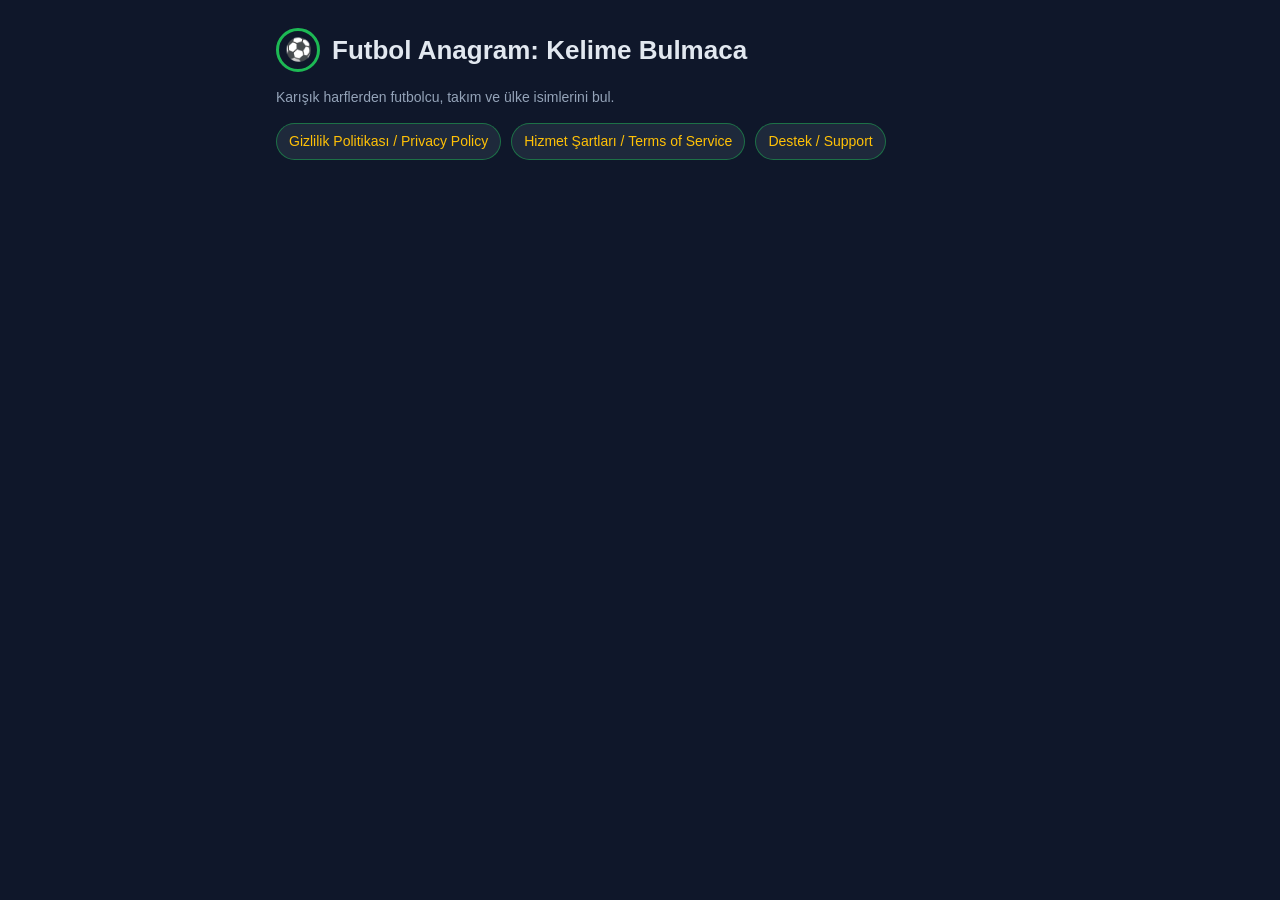
<file: index.html>
<!doctype html>
<html lang="tr">
<head>
<meta charset="utf-8">
<meta name="viewport" content="width=device-width, initial-scale=1">
<title>Futbol Anagram</title>
<link rel="stylesheet" href="stil.css">
</head>
<body>
<main>
<header><div class="logo">⚽</div><h1>Futbol Anagram: Kelime Bulmaca</h1></header>
<p class="soluk">Karışık harflerden futbolcu, takım ve ülke isimlerini bul.</p>
<nav>
<a href="gizlilik.html">Gizlilik Politikası / Privacy Policy</a>
<a href="hizmet-sartlari.html">Hizmet Şartları / Terms of Service</a>
<a href="mailto:futbolanagramsupport@gmail.com">Destek / Support</a>
</nav>
</main>
</body>
</html>
</file>
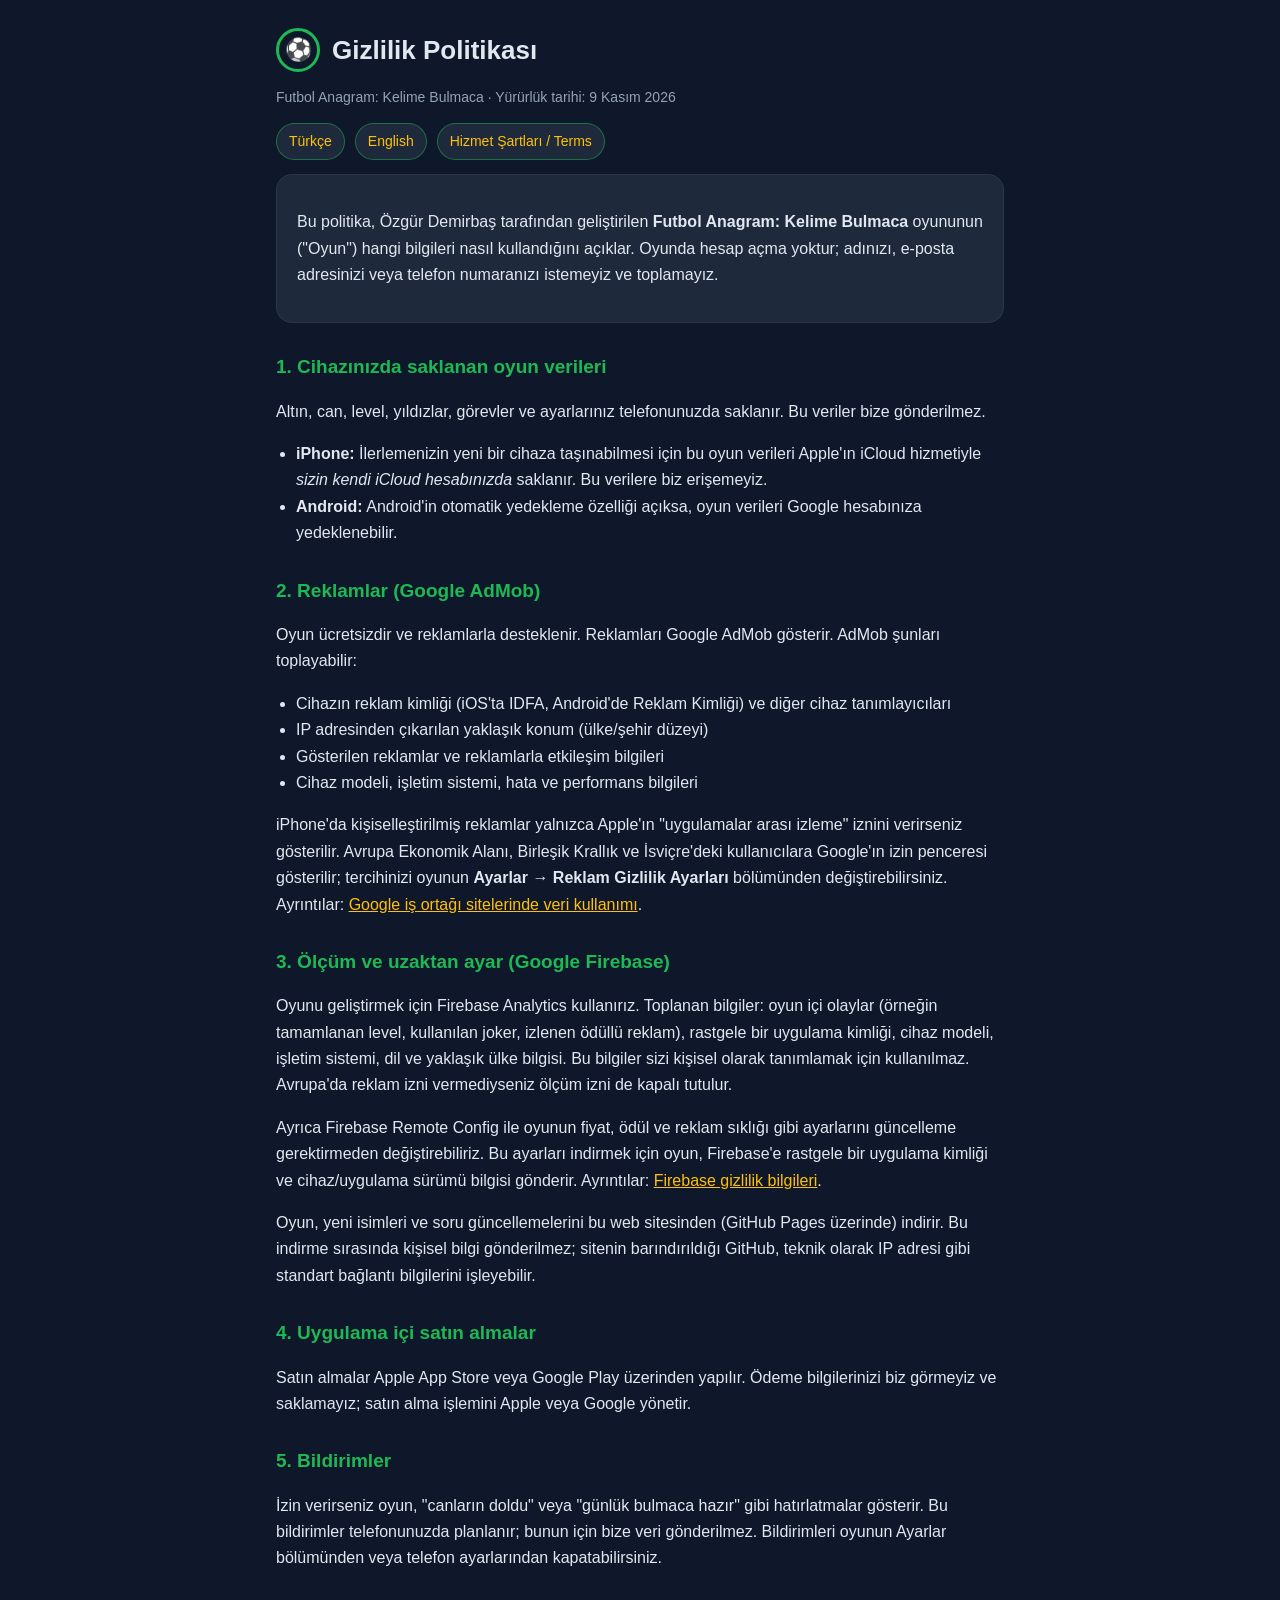
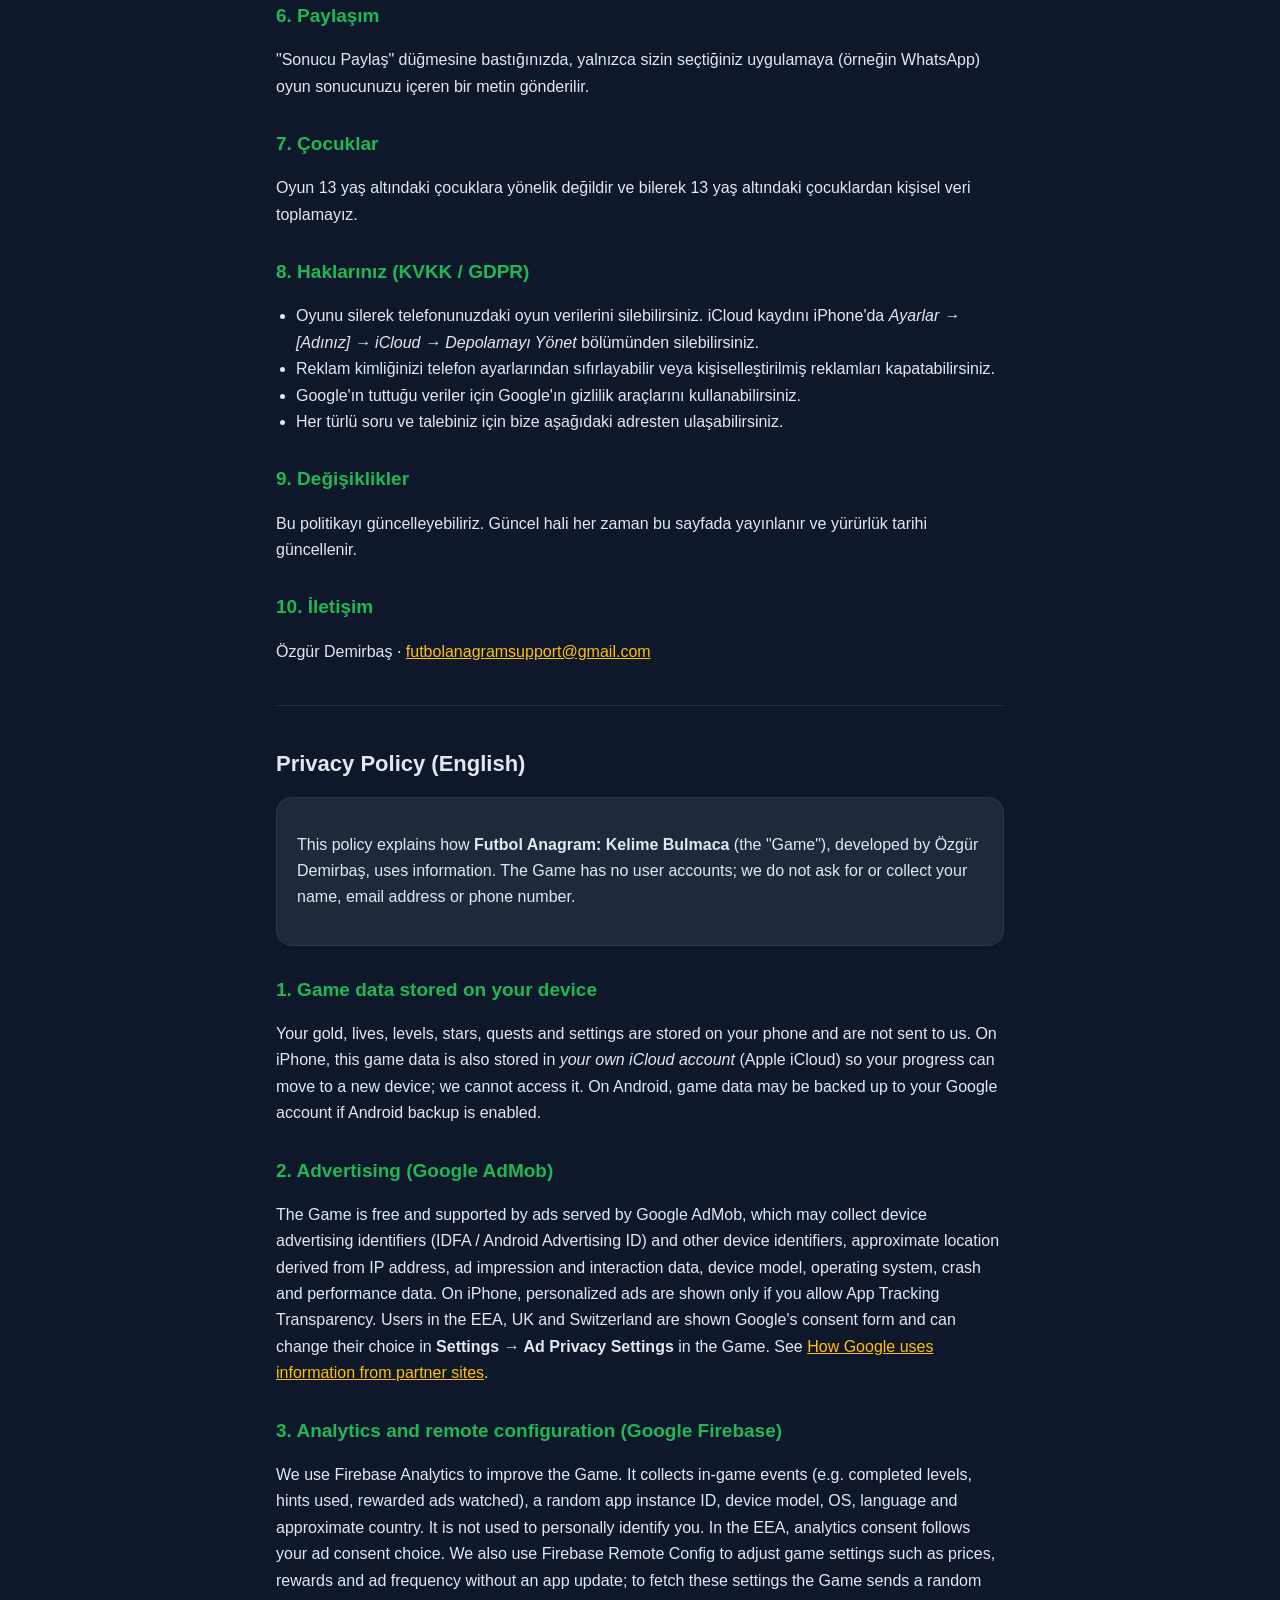
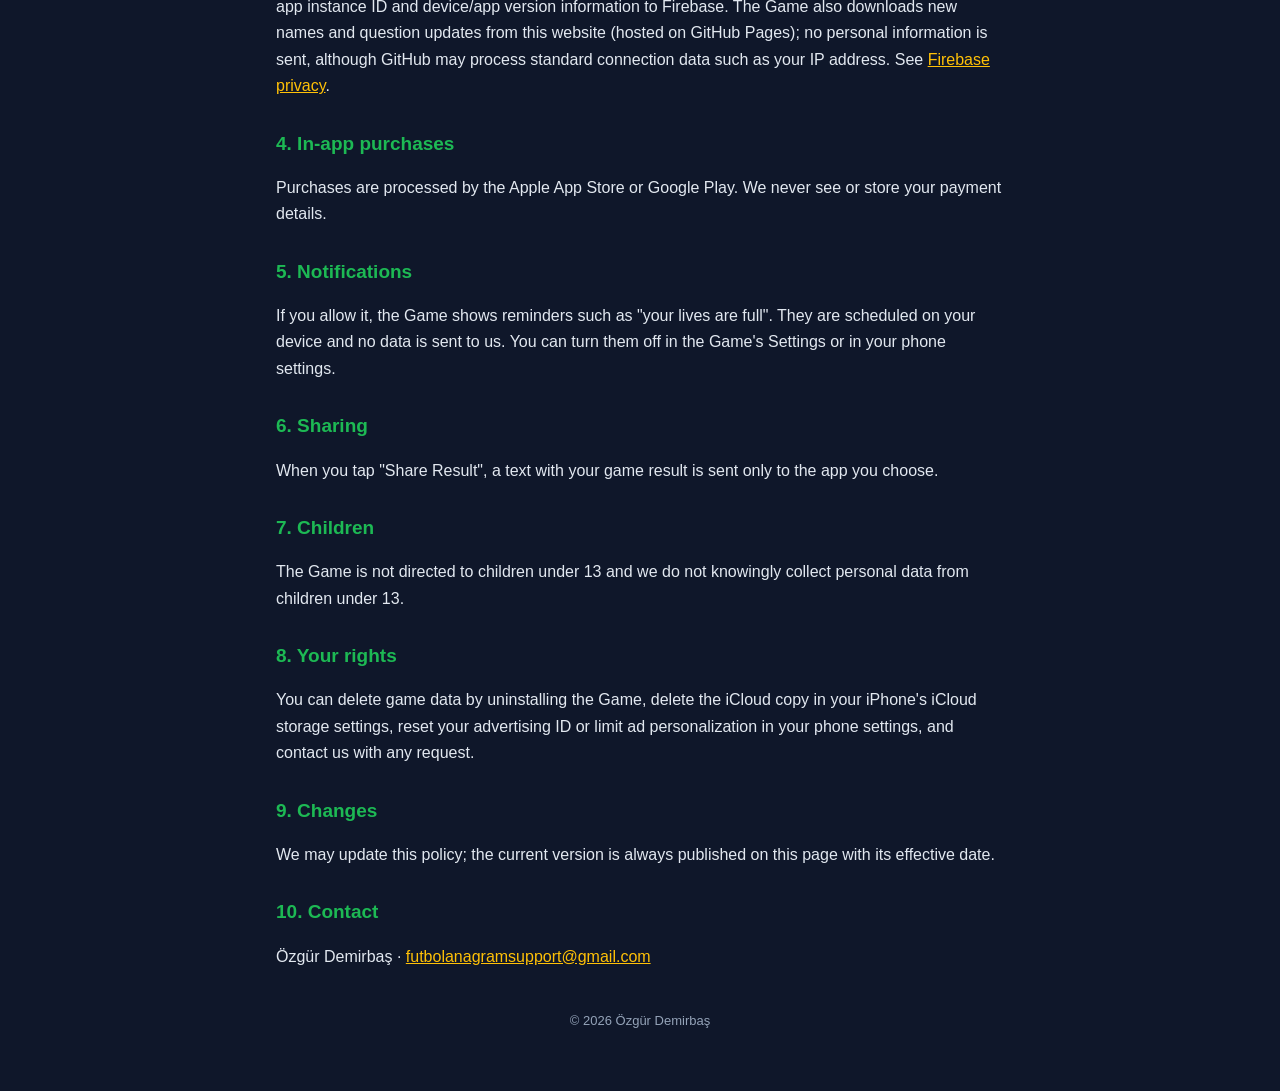
<file: gizlilik.html>
<!doctype html>
<html lang="tr">
<head>
<meta charset="utf-8">
<meta name="viewport" content="width=device-width, initial-scale=1">
<title>Futbol Anagram – Gizlilik Politikası</title>
<link rel="stylesheet" href="stil.css">
</head>
<body>
<main>
<header><div class="logo">⚽</div><h1>Gizlilik Politikası</h1></header>
<p class="soluk">Futbol Anagram: Kelime Bulmaca · Yürürlük tarihi: 9 Kasım 2026</p>
<nav><a href="#tr">Türkçe</a><a href="#en">English</a><a href="hizmet-sartlari.html">Hizmet Şartları / Terms</a></nav>

<section id="tr">
<div class="kart">
<p>Bu politika, Özgür Demirbaş tarafından geliştirilen <strong>Futbol Anagram: Kelime Bulmaca</strong> oyununun ("Oyun") hangi bilgileri nasıl kullandığını açıklar. Oyunda hesap açma yoktur; adınızı, e-posta adresinizi veya telefon numaranızı istemeyiz ve toplamayız.</p>
</div>

<h2>1. Cihazınızda saklanan oyun verileri</h2>
<p>Altın, can, level, yıldızlar, görevler ve ayarlarınız telefonunuzda saklanır. Bu veriler bize gönderilmez.</p>
<ul>
<li><strong>iPhone:</strong> İlerlemenizin yeni bir cihaza taşınabilmesi için bu oyun verileri Apple'ın iCloud hizmetiyle <em>sizin kendi iCloud hesabınızda</em> saklanır. Bu verilere biz erişemeyiz.</li>
<li><strong>Android:</strong> Android'in otomatik yedekleme özelliği açıksa, oyun verileri Google hesabınıza yedeklenebilir.</li>
</ul>

<h2>2. Reklamlar (Google AdMob)</h2>
<p>Oyun ücretsizdir ve reklamlarla desteklenir. Reklamları Google AdMob gösterir. AdMob şunları toplayabilir:</p>
<ul>
<li>Cihazın reklam kimliği (iOS'ta IDFA, Android'de Reklam Kimliği) ve diğer cihaz tanımlayıcıları</li>
<li>IP adresinden çıkarılan yaklaşık konum (ülke/şehir düzeyi)</li>
<li>Gösterilen reklamlar ve reklamlarla etkileşim bilgileri</li>
<li>Cihaz modeli, işletim sistemi, hata ve performans bilgileri</li>
</ul>
<p>iPhone'da kişiselleştirilmiş reklamlar yalnızca Apple'ın "uygulamalar arası izleme" iznini verirseniz gösterilir. Avrupa Ekonomik Alanı, Birleşik Krallık ve İsviçre'deki kullanıcılara Google'ın izin penceresi gösterilir; tercihinizi oyunun <strong>Ayarlar → Reklam Gizlilik Ayarları</strong> bölümünden değiştirebilirsiniz. Ayrıntılar: <a href="https://policies.google.com/technologies/partner-sites" target="_blank" rel="noopener">Google iş ortağı sitelerinde veri kullanımı</a>.</p>

<h2>3. Ölçüm ve uzaktan ayar (Google Firebase)</h2>
<p>Oyunu geliştirmek için Firebase Analytics kullanırız. Toplanan bilgiler: oyun içi olaylar (örneğin tamamlanan level, kullanılan joker, izlenen ödüllü reklam), rastgele bir uygulama kimliği, cihaz modeli, işletim sistemi, dil ve yaklaşık ülke bilgisi. Bu bilgiler sizi kişisel olarak tanımlamak için kullanılmaz. Avrupa'da reklam izni vermediyseniz ölçüm izni de kapalı tutulur.</p>
<p>Ayrıca Firebase Remote Config ile oyunun fiyat, ödül ve reklam sıklığı gibi ayarlarını güncelleme gerektirmeden değiştirebiliriz. Bu ayarları indirmek için oyun, Firebase'e rastgele bir uygulama kimliği ve cihaz/uygulama sürümü bilgisi gönderir. Ayrıntılar: <a href="https://firebase.google.com/support/privacy" target="_blank" rel="noopener">Firebase gizlilik bilgileri</a>.</p>
<p>Oyun, yeni isimleri ve soru güncellemelerini bu web sitesinden (GitHub Pages üzerinde) indirir. Bu indirme sırasında kişisel bilgi gönderilmez; sitenin barındırıldığı GitHub, teknik olarak IP adresi gibi standart bağlantı bilgilerini işleyebilir.</p>

<h2>4. Uygulama içi satın almalar</h2>
<p>Satın almalar Apple App Store veya Google Play üzerinden yapılır. Ödeme bilgilerinizi biz görmeyiz ve saklamayız; satın alma işlemini Apple veya Google yönetir.</p>

<h2>5. Bildirimler</h2>
<p>İzin verirseniz oyun, "canların doldu" veya "günlük bulmaca hazır" gibi hatırlatmalar gösterir. Bu bildirimler telefonunuzda planlanır; bunun için bize veri gönderilmez. Bildirimleri oyunun Ayarlar bölümünden veya telefon ayarlarından kapatabilirsiniz.</p>

<h2>6. Paylaşım</h2>
<p>"Sonucu Paylaş" düğmesine bastığınızda, yalnızca sizin seçtiğiniz uygulamaya (örneğin WhatsApp) oyun sonucunuzu içeren bir metin gönderilir.</p>

<h2>7. Çocuklar</h2>
<p>Oyun 13 yaş altındaki çocuklara yönelik değildir ve bilerek 13 yaş altındaki çocuklardan kişisel veri toplamayız.</p>

<h2>8. Haklarınız (KVKK / GDPR)</h2>
<ul>
<li>Oyunu silerek telefonunuzdaki oyun verilerini silebilirsiniz. iCloud kaydını iPhone'da <em>Ayarlar → [Adınız] → iCloud → Depolamayı Yönet</em> bölümünden silebilirsiniz.</li>
<li>Reklam kimliğinizi telefon ayarlarından sıfırlayabilir veya kişiselleştirilmiş reklamları kapatabilirsiniz.</li>
<li>Google'ın tuttuğu veriler için Google'ın gizlilik araçlarını kullanabilirsiniz.</li>
<li>Her türlü soru ve talebiniz için bize aşağıdaki adresten ulaşabilirsiniz.</li>
</ul>

<h2>9. Değişiklikler</h2>
<p>Bu politikayı güncelleyebiliriz. Güncel hali her zaman bu sayfada yayınlanır ve yürürlük tarihi güncellenir.</p>

<h2>10. İletişim</h2>
<p>Özgür Demirbaş · <a href="mailto:futbolanagramsupport@gmail.com">futbolanagramsupport@gmail.com</a></p>
</section>

<hr style="border:none;border-top:1px solid rgba(255,255,255,.1);margin:40px 0">

<section id="en" lang="en">
<h1 style="font-size:22px">Privacy Policy (English)</h1>
<div class="kart">
<p>This policy explains how <strong>Futbol Anagram: Kelime Bulmaca</strong> (the "Game"), developed by Özgür Demirbaş, uses information. The Game has no user accounts; we do not ask for or collect your name, email address or phone number.</p>
</div>
<h2>1. Game data stored on your device</h2>
<p>Your gold, lives, levels, stars, quests and settings are stored on your phone and are not sent to us. On iPhone, this game data is also stored in <em>your own iCloud account</em> (Apple iCloud) so your progress can move to a new device; we cannot access it. On Android, game data may be backed up to your Google account if Android backup is enabled.</p>
<h2>2. Advertising (Google AdMob)</h2>
<p>The Game is free and supported by ads served by Google AdMob, which may collect device advertising identifiers (IDFA / Android Advertising ID) and other device identifiers, approximate location derived from IP address, ad impression and interaction data, device model, operating system, crash and performance data. On iPhone, personalized ads are shown only if you allow App Tracking Transparency. Users in the EEA, UK and Switzerland are shown Google's consent form and can change their choice in <strong>Settings → Ad Privacy Settings</strong> in the Game. See <a href="https://policies.google.com/technologies/partner-sites" target="_blank" rel="noopener">How Google uses information from partner sites</a>.</p>
<h2>3. Analytics and remote configuration (Google Firebase)</h2>
<p>We use Firebase Analytics to improve the Game. It collects in-game events (e.g. completed levels, hints used, rewarded ads watched), a random app instance ID, device model, OS, language and approximate country. It is not used to personally identify you. In the EEA, analytics consent follows your ad consent choice. We also use Firebase Remote Config to adjust game settings such as prices, rewards and ad frequency without an app update; to fetch these settings the Game sends a random app instance ID and device/app version information to Firebase. The Game also downloads new names and question updates from this website (hosted on GitHub Pages); no personal information is sent, although GitHub may process standard connection data such as your IP address. See <a href="https://firebase.google.com/support/privacy" target="_blank" rel="noopener">Firebase privacy</a>.</p>
<h2>4. In-app purchases</h2>
<p>Purchases are processed by the Apple App Store or Google Play. We never see or store your payment details.</p>
<h2>5. Notifications</h2>
<p>If you allow it, the Game shows reminders such as "your lives are full". They are scheduled on your device and no data is sent to us. You can turn them off in the Game's Settings or in your phone settings.</p>
<h2>6. Sharing</h2>
<p>When you tap "Share Result", a text with your game result is sent only to the app you choose.</p>
<h2>7. Children</h2>
<p>The Game is not directed to children under 13 and we do not knowingly collect personal data from children under 13.</p>
<h2>8. Your rights</h2>
<p>You can delete game data by uninstalling the Game, delete the iCloud copy in your iPhone's iCloud storage settings, reset your advertising ID or limit ad personalization in your phone settings, and contact us with any request.</p>
<h2>9. Changes</h2>
<p>We may update this policy; the current version is always published on this page with its effective date.</p>
<h2>10. Contact</h2>
<p>Özgür Demirbaş · <a href="mailto:futbolanagramsupport@gmail.com">futbolanagramsupport@gmail.com</a></p>
</section>
<footer>© 2026 Özgür Demirbaş</footer>
</main>
</body>
</html>
</file>
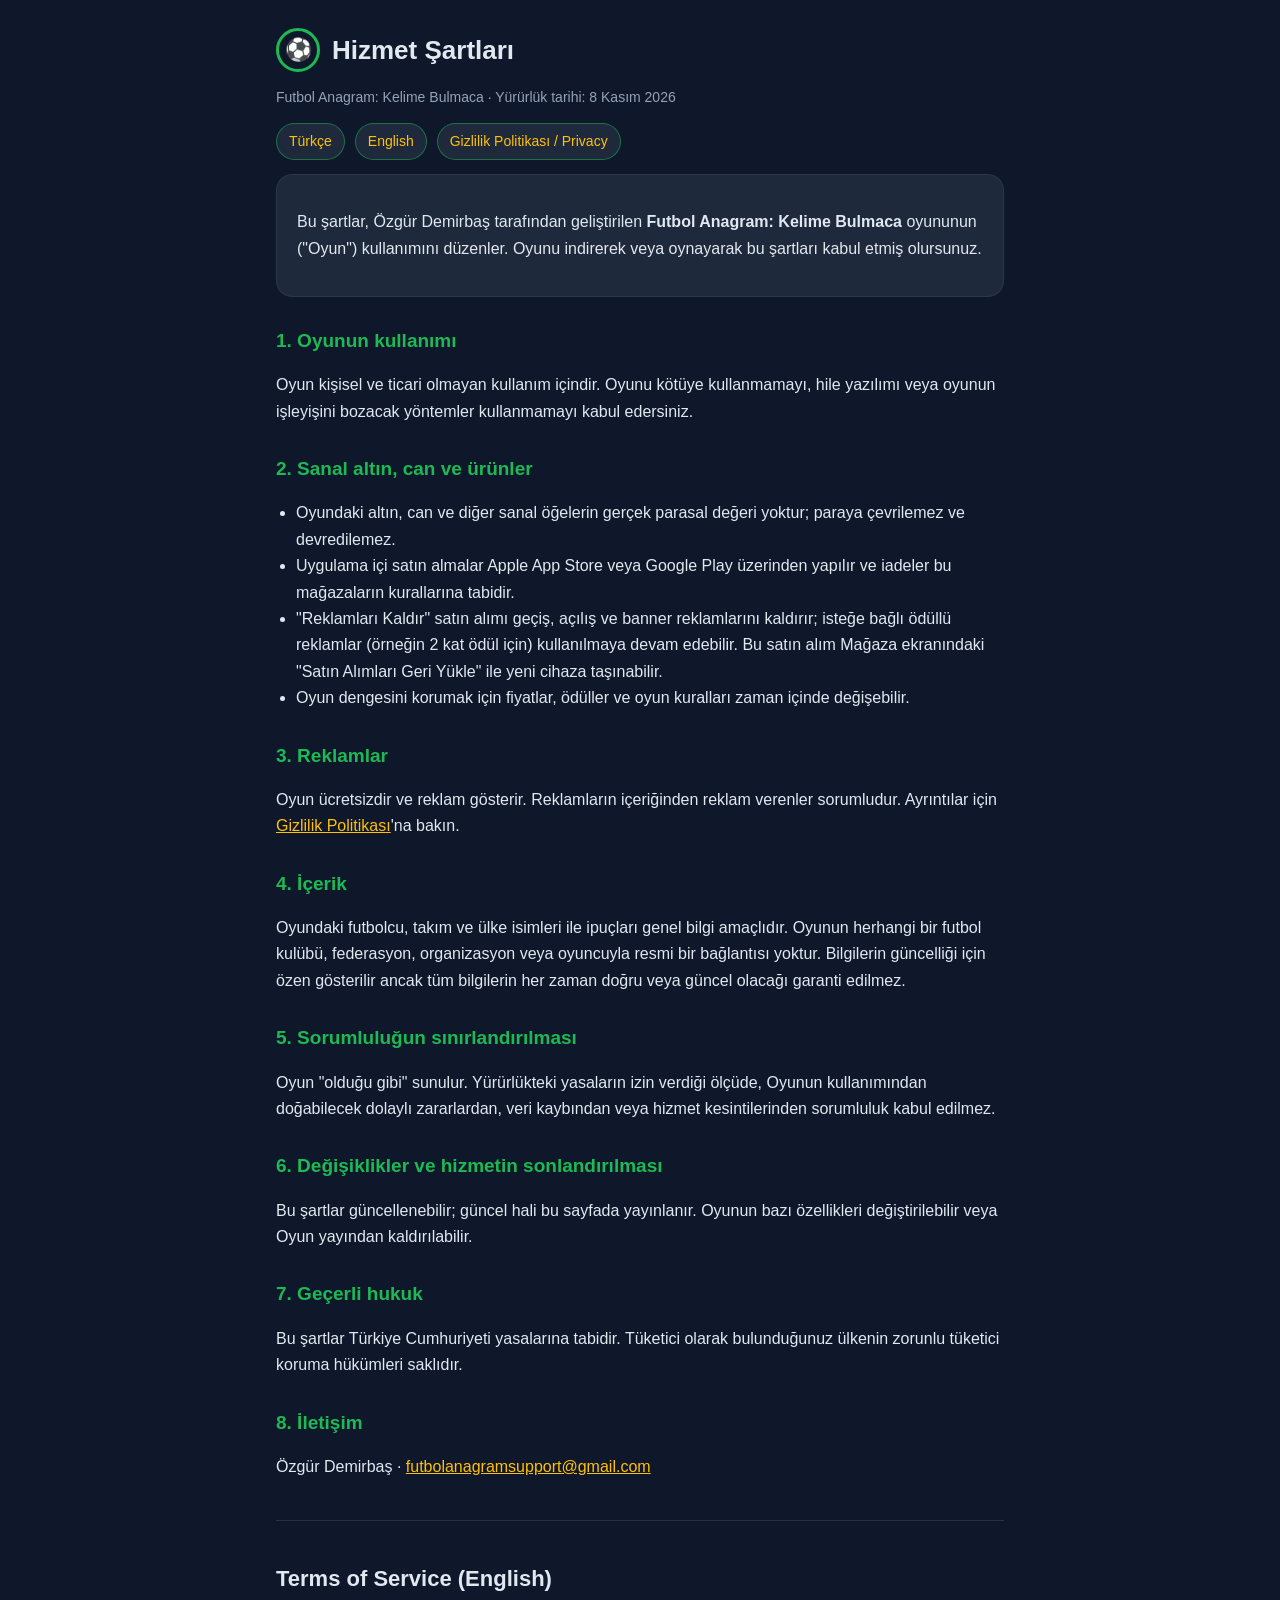
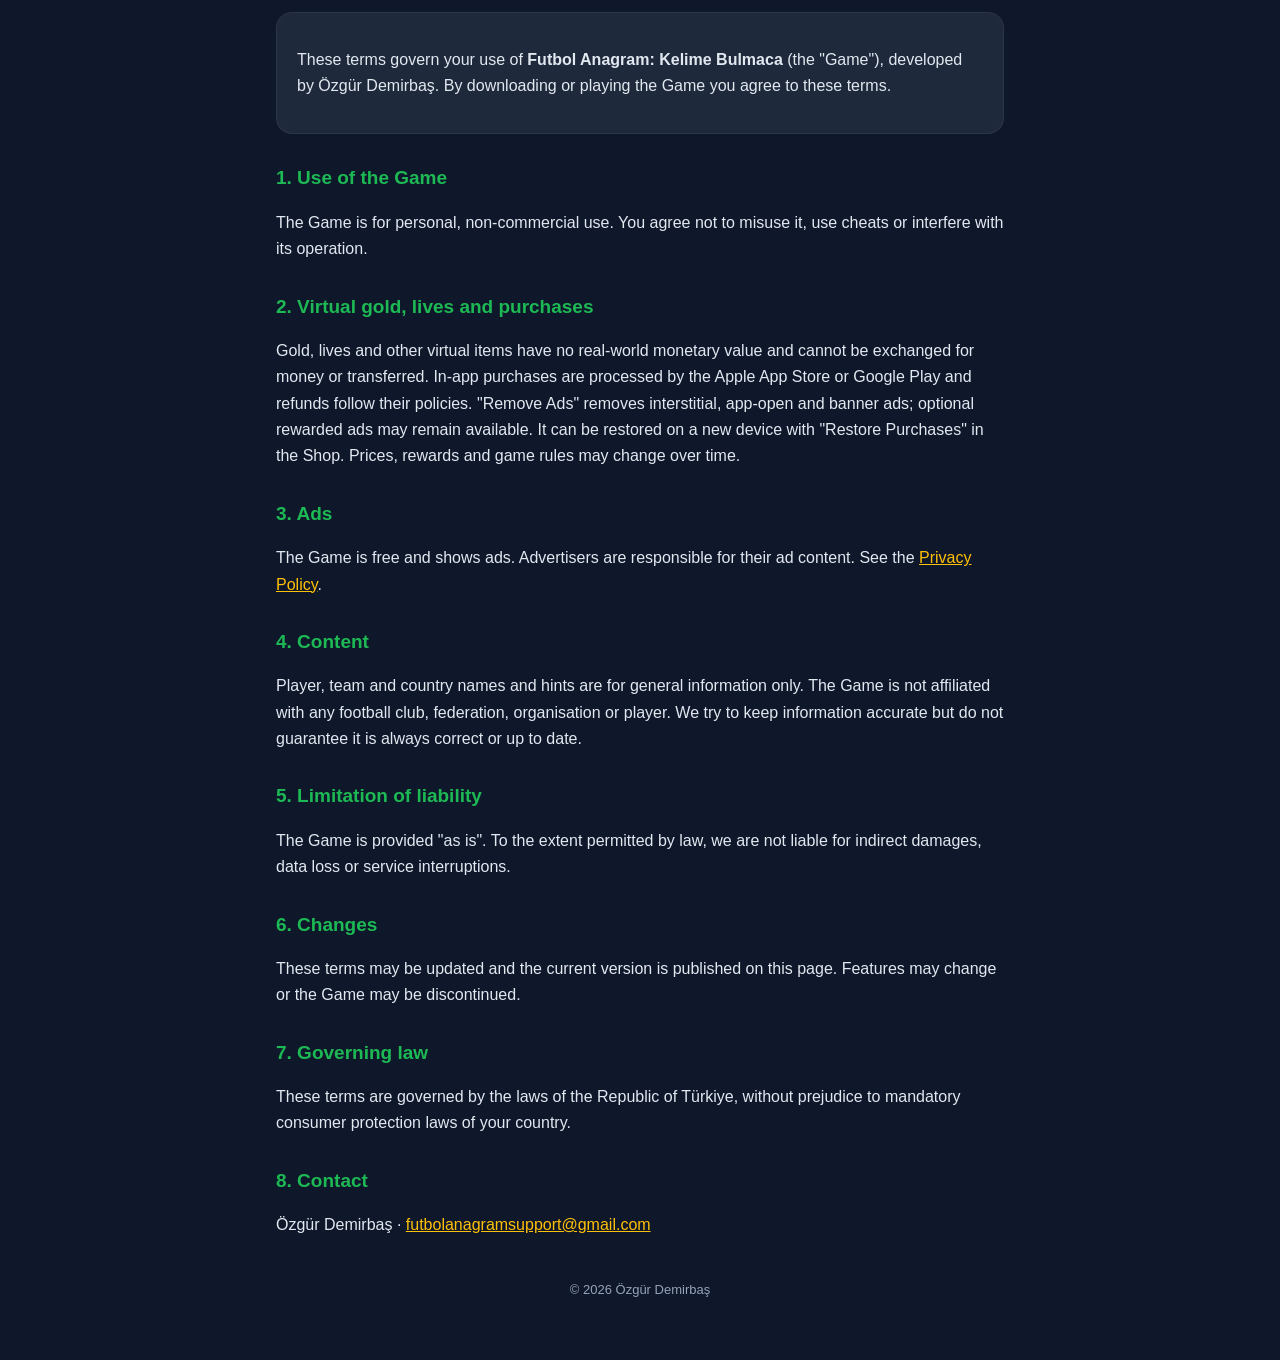
<file: hizmet-sartlari.html>
<!doctype html>
<html lang="tr">
<head>
<meta charset="utf-8">
<meta name="viewport" content="width=device-width, initial-scale=1">
<title>Futbol Anagram – Hizmet Şartları</title>
<link rel="stylesheet" href="stil.css">
</head>
<body>
<main>
<header><div class="logo">⚽</div><h1>Hizmet Şartları</h1></header>
<p class="soluk">Futbol Anagram: Kelime Bulmaca · Yürürlük tarihi: 8 Kasım 2026</p>
<nav><a href="#tr">Türkçe</a><a href="#en">English</a><a href="gizlilik.html">Gizlilik Politikası / Privacy</a></nav>

<section id="tr">
<div class="kart">
<p>Bu şartlar, Özgür Demirbaş tarafından geliştirilen <strong>Futbol Anagram: Kelime Bulmaca</strong> oyununun ("Oyun") kullanımını düzenler. Oyunu indirerek veya oynayarak bu şartları kabul etmiş olursunuz.</p>
</div>

<h2>1. Oyunun kullanımı</h2>
<p>Oyun kişisel ve ticari olmayan kullanım içindir. Oyunu kötüye kullanmamayı, hile yazılımı veya oyunun işleyişini bozacak yöntemler kullanmamayı kabul edersiniz.</p>

<h2>2. Sanal altın, can ve ürünler</h2>
<ul>
<li>Oyundaki altın, can ve diğer sanal öğelerin gerçek parasal değeri yoktur; paraya çevrilemez ve devredilemez.</li>
<li>Uygulama içi satın almalar Apple App Store veya Google Play üzerinden yapılır ve iadeler bu mağazaların kurallarına tabidir.</li>
<li>"Reklamları Kaldır" satın alımı geçiş, açılış ve banner reklamlarını kaldırır; isteğe bağlı ödüllü reklamlar (örneğin 2 kat ödül için) kullanılmaya devam edebilir. Bu satın alım Mağaza ekranındaki "Satın Alımları Geri Yükle" ile yeni cihaza taşınabilir.</li>
<li>Oyun dengesini korumak için fiyatlar, ödüller ve oyun kuralları zaman içinde değişebilir.</li>
</ul>

<h2>3. Reklamlar</h2>
<p>Oyun ücretsizdir ve reklam gösterir. Reklamların içeriğinden reklam verenler sorumludur. Ayrıntılar için <a href="gizlilik.html">Gizlilik Politikası</a>'na bakın.</p>

<h2>4. İçerik</h2>
<p>Oyundaki futbolcu, takım ve ülke isimleri ile ipuçları genel bilgi amaçlıdır. Oyunun herhangi bir futbol kulübü, federasyon, organizasyon veya oyuncuyla resmi bir bağlantısı yoktur. Bilgilerin güncelliği için özen gösterilir ancak tüm bilgilerin her zaman doğru veya güncel olacağı garanti edilmez.</p>

<h2>5. Sorumluluğun sınırlandırılması</h2>
<p>Oyun "olduğu gibi" sunulur. Yürürlükteki yasaların izin verdiği ölçüde, Oyunun kullanımından doğabilecek dolaylı zararlardan, veri kaybından veya hizmet kesintilerinden sorumluluk kabul edilmez.</p>

<h2>6. Değişiklikler ve hizmetin sonlandırılması</h2>
<p>Bu şartlar güncellenebilir; güncel hali bu sayfada yayınlanır. Oyunun bazı özellikleri değiştirilebilir veya Oyun yayından kaldırılabilir.</p>

<h2>7. Geçerli hukuk</h2>
<p>Bu şartlar Türkiye Cumhuriyeti yasalarına tabidir. Tüketici olarak bulunduğunuz ülkenin zorunlu tüketici koruma hükümleri saklıdır.</p>

<h2>8. İletişim</h2>
<p>Özgür Demirbaş · <a href="mailto:futbolanagramsupport@gmail.com">futbolanagramsupport@gmail.com</a></p>
</section>

<hr style="border:none;border-top:1px solid rgba(255,255,255,.1);margin:40px 0">

<section id="en" lang="en">
<h1 style="font-size:22px">Terms of Service (English)</h1>
<div class="kart">
<p>These terms govern your use of <strong>Futbol Anagram: Kelime Bulmaca</strong> (the "Game"), developed by Özgür Demirbaş. By downloading or playing the Game you agree to these terms.</p>
</div>
<h2>1. Use of the Game</h2>
<p>The Game is for personal, non-commercial use. You agree not to misuse it, use cheats or interfere with its operation.</p>
<h2>2. Virtual gold, lives and purchases</h2>
<p>Gold, lives and other virtual items have no real-world monetary value and cannot be exchanged for money or transferred. In-app purchases are processed by the Apple App Store or Google Play and refunds follow their policies. "Remove Ads" removes interstitial, app-open and banner ads; optional rewarded ads may remain available. It can be restored on a new device with "Restore Purchases" in the Shop. Prices, rewards and game rules may change over time.</p>
<h2>3. Ads</h2>
<p>The Game is free and shows ads. Advertisers are responsible for their ad content. See the <a href="gizlilik.html#en">Privacy Policy</a>.</p>
<h2>4. Content</h2>
<p>Player, team and country names and hints are for general information only. The Game is not affiliated with any football club, federation, organisation or player. We try to keep information accurate but do not guarantee it is always correct or up to date.</p>
<h2>5. Limitation of liability</h2>
<p>The Game is provided "as is". To the extent permitted by law, we are not liable for indirect damages, data loss or service interruptions.</p>
<h2>6. Changes</h2>
<p>These terms may be updated and the current version is published on this page. Features may change or the Game may be discontinued.</p>
<h2>7. Governing law</h2>
<p>These terms are governed by the laws of the Republic of Türkiye, without prejudice to mandatory consumer protection laws of your country.</p>
<h2>8. Contact</h2>
<p>Özgür Demirbaş · <a href="mailto:futbolanagramsupport@gmail.com">futbolanagramsupport@gmail.com</a></p>
</section>
<footer>© 2026 Özgür Demirbaş</footer>
</main>
</body>
</html>
</file>
<file: stil.css>
:root{--bg:#0F172A;--kart:#1E293B;--yazi:#E2E8F0;--soluk:#94A3B8;--yesil:#1DB954;--sari:#FFC107}
*{box-sizing:border-box}
body{margin:0;background:var(--bg);color:var(--yazi);font:16px/1.65 -apple-system,BlinkMacSystemFont,"Segoe UI",Roboto,Helvetica,Arial,sans-serif}
main{max-width:760px;margin:0 auto;padding:28px 16px 60px}
header{display:flex;align-items:center;gap:12px;margin-bottom:8px}
header .logo{width:44px;height:44px;border-radius:50%;border:3px solid var(--yesil);display:grid;place-items:center;font-size:22px}
h1{font-size:26px;margin:0}
h2{font-size:19px;color:var(--yesil);margin:28px 0 8px}
p,li{color:var(--yazi)}
.soluk{color:var(--soluk);font-size:14px}
.kart{background:var(--kart);border-radius:16px;padding:18px 20px;margin:14px 0;border:1px solid rgba(255,255,255,.06)}
a{color:var(--sari)}
nav{display:flex;gap:10px;flex-wrap:wrap;margin:14px 0 6px}
nav a{background:var(--kart);padding:6px 12px;border-radius:20px;text-decoration:none;font-size:14px;border:1px solid rgba(29,185,84,.5)}
ul{padding-left:20px}
footer{margin-top:40px;color:var(--soluk);font-size:13px;text-align:center}
</file>
